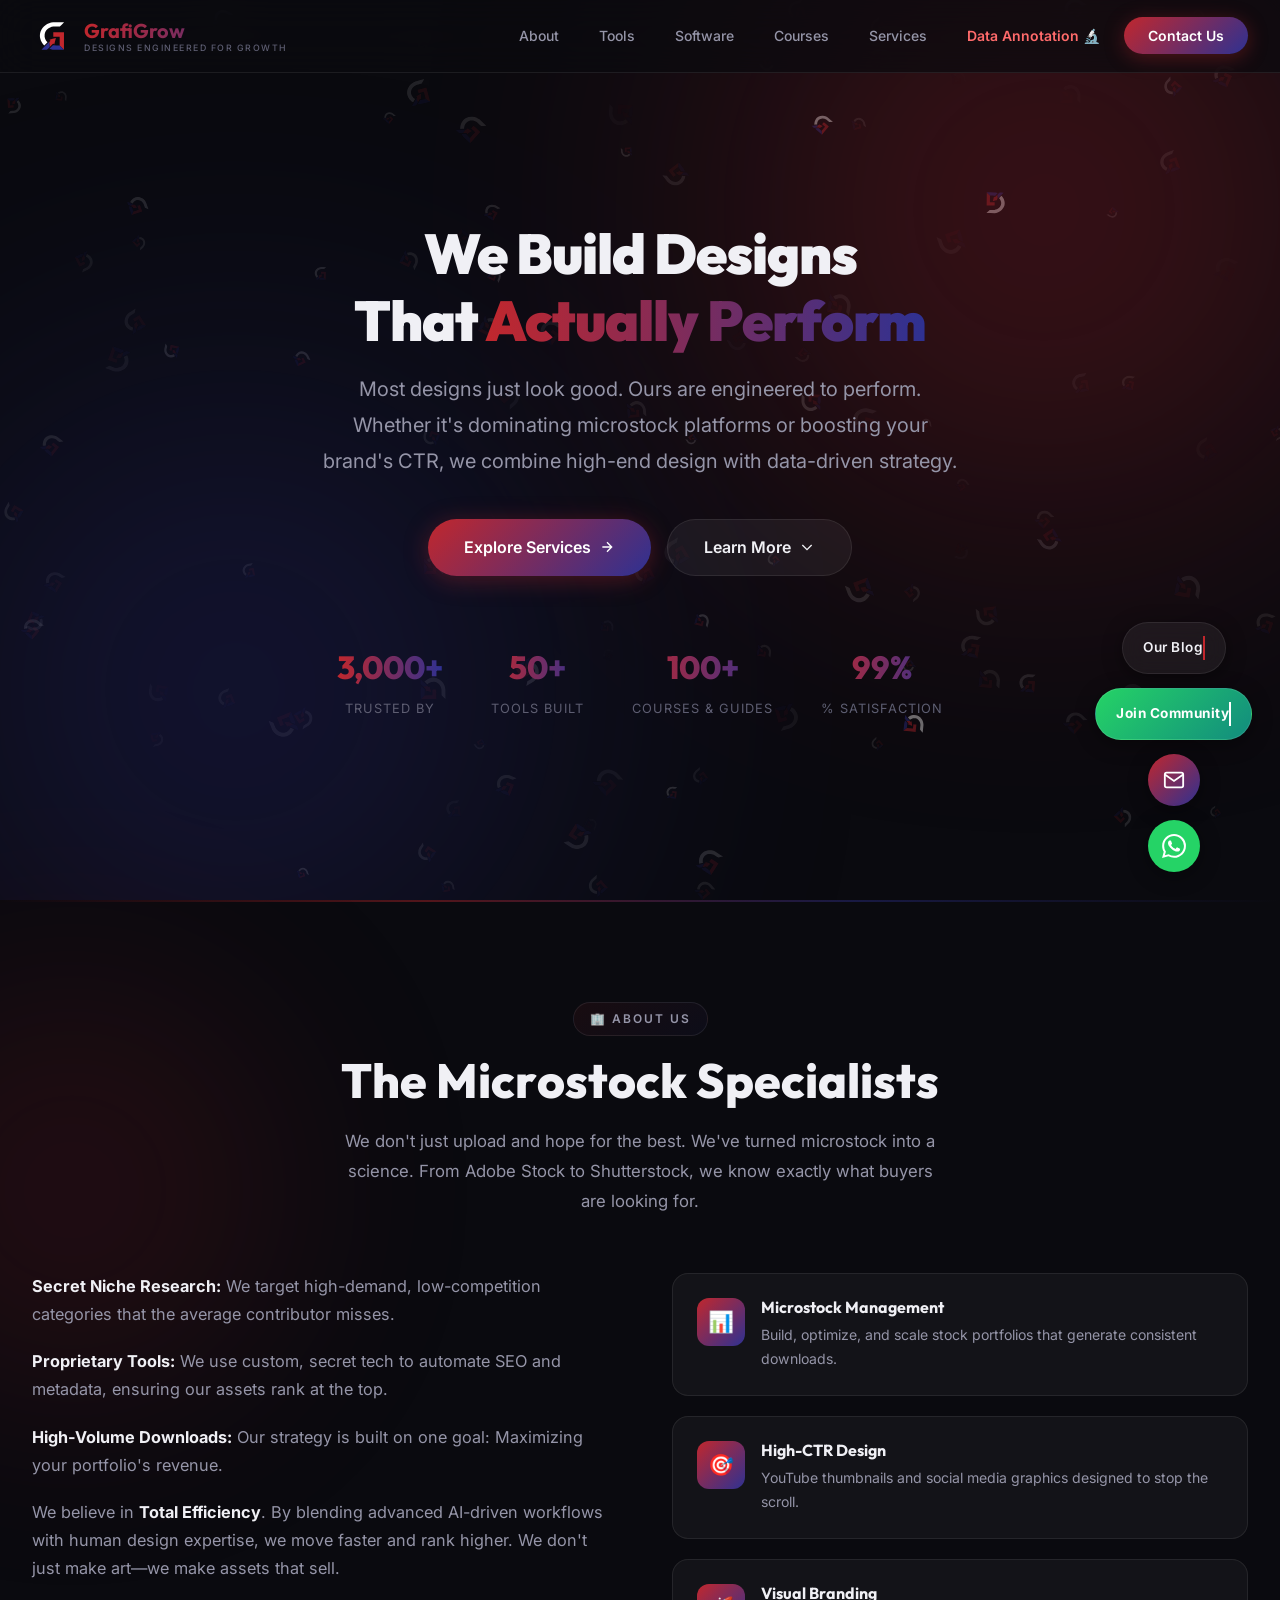
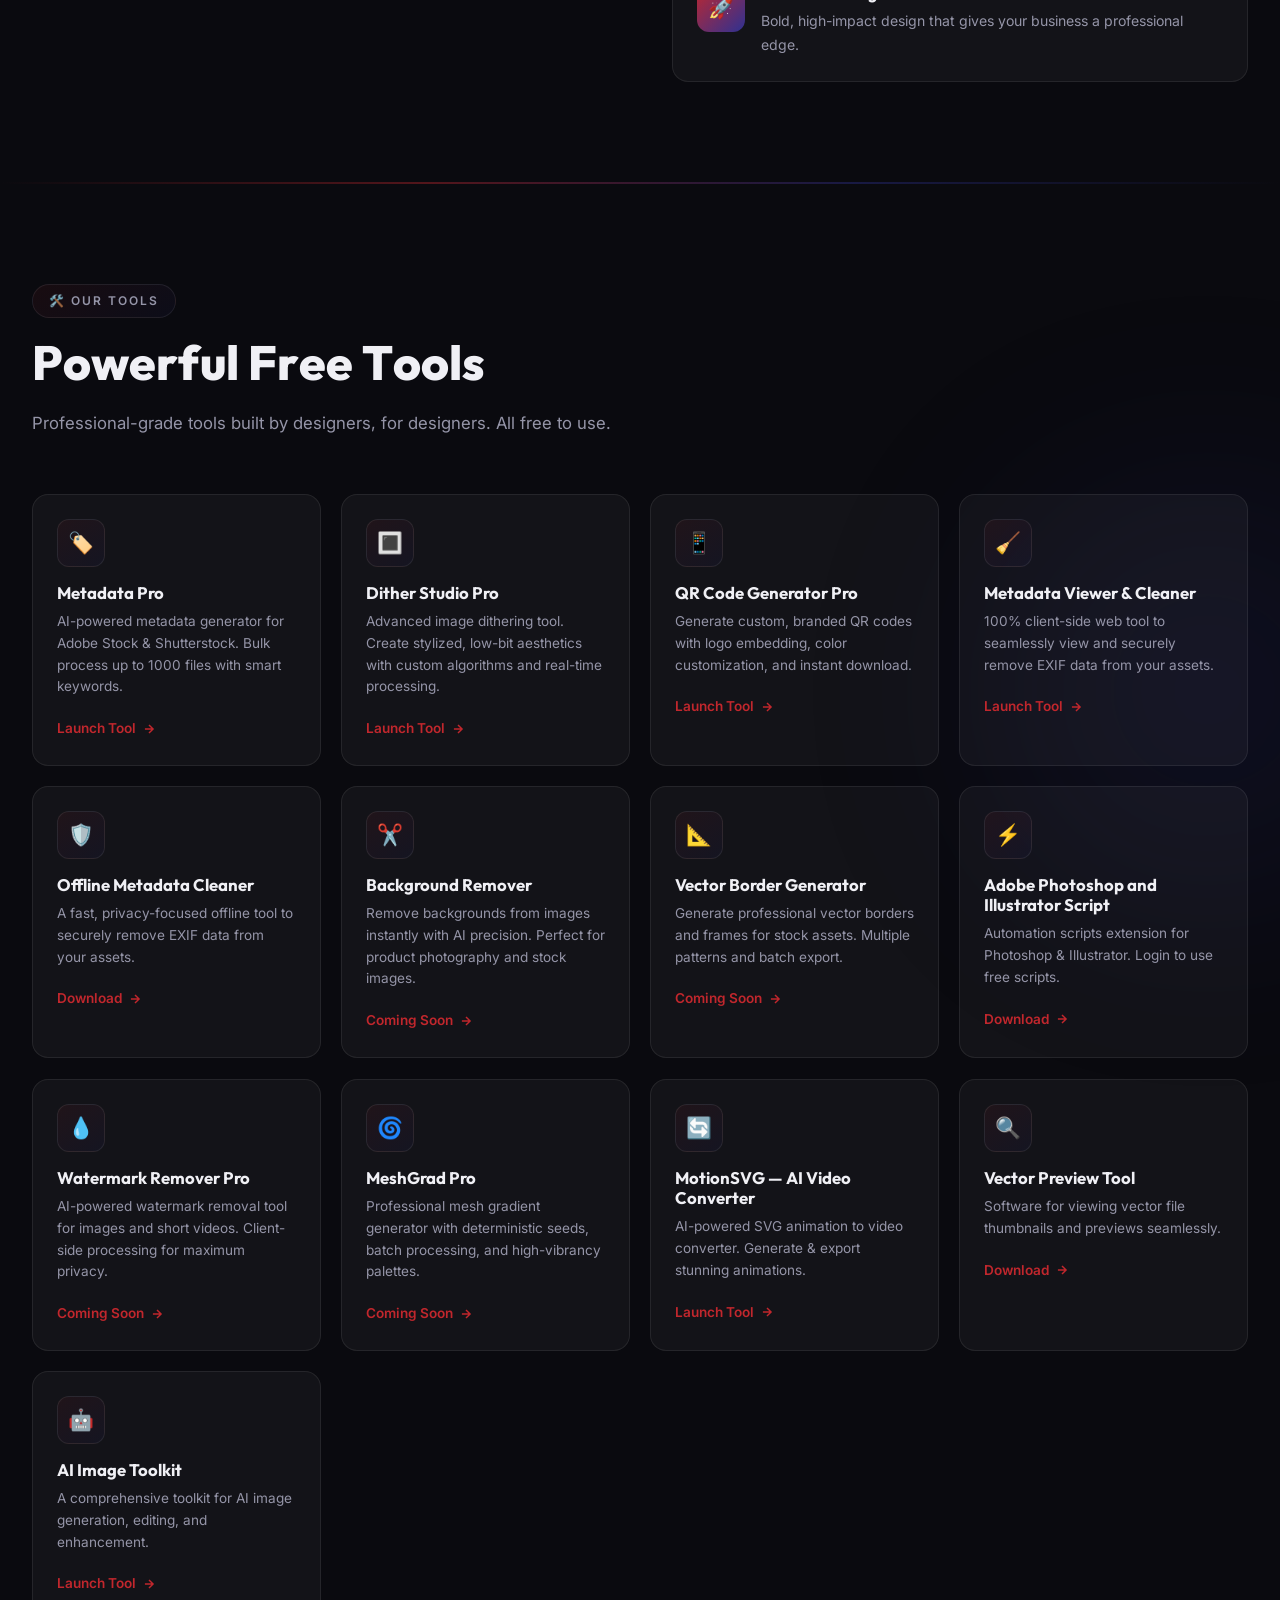
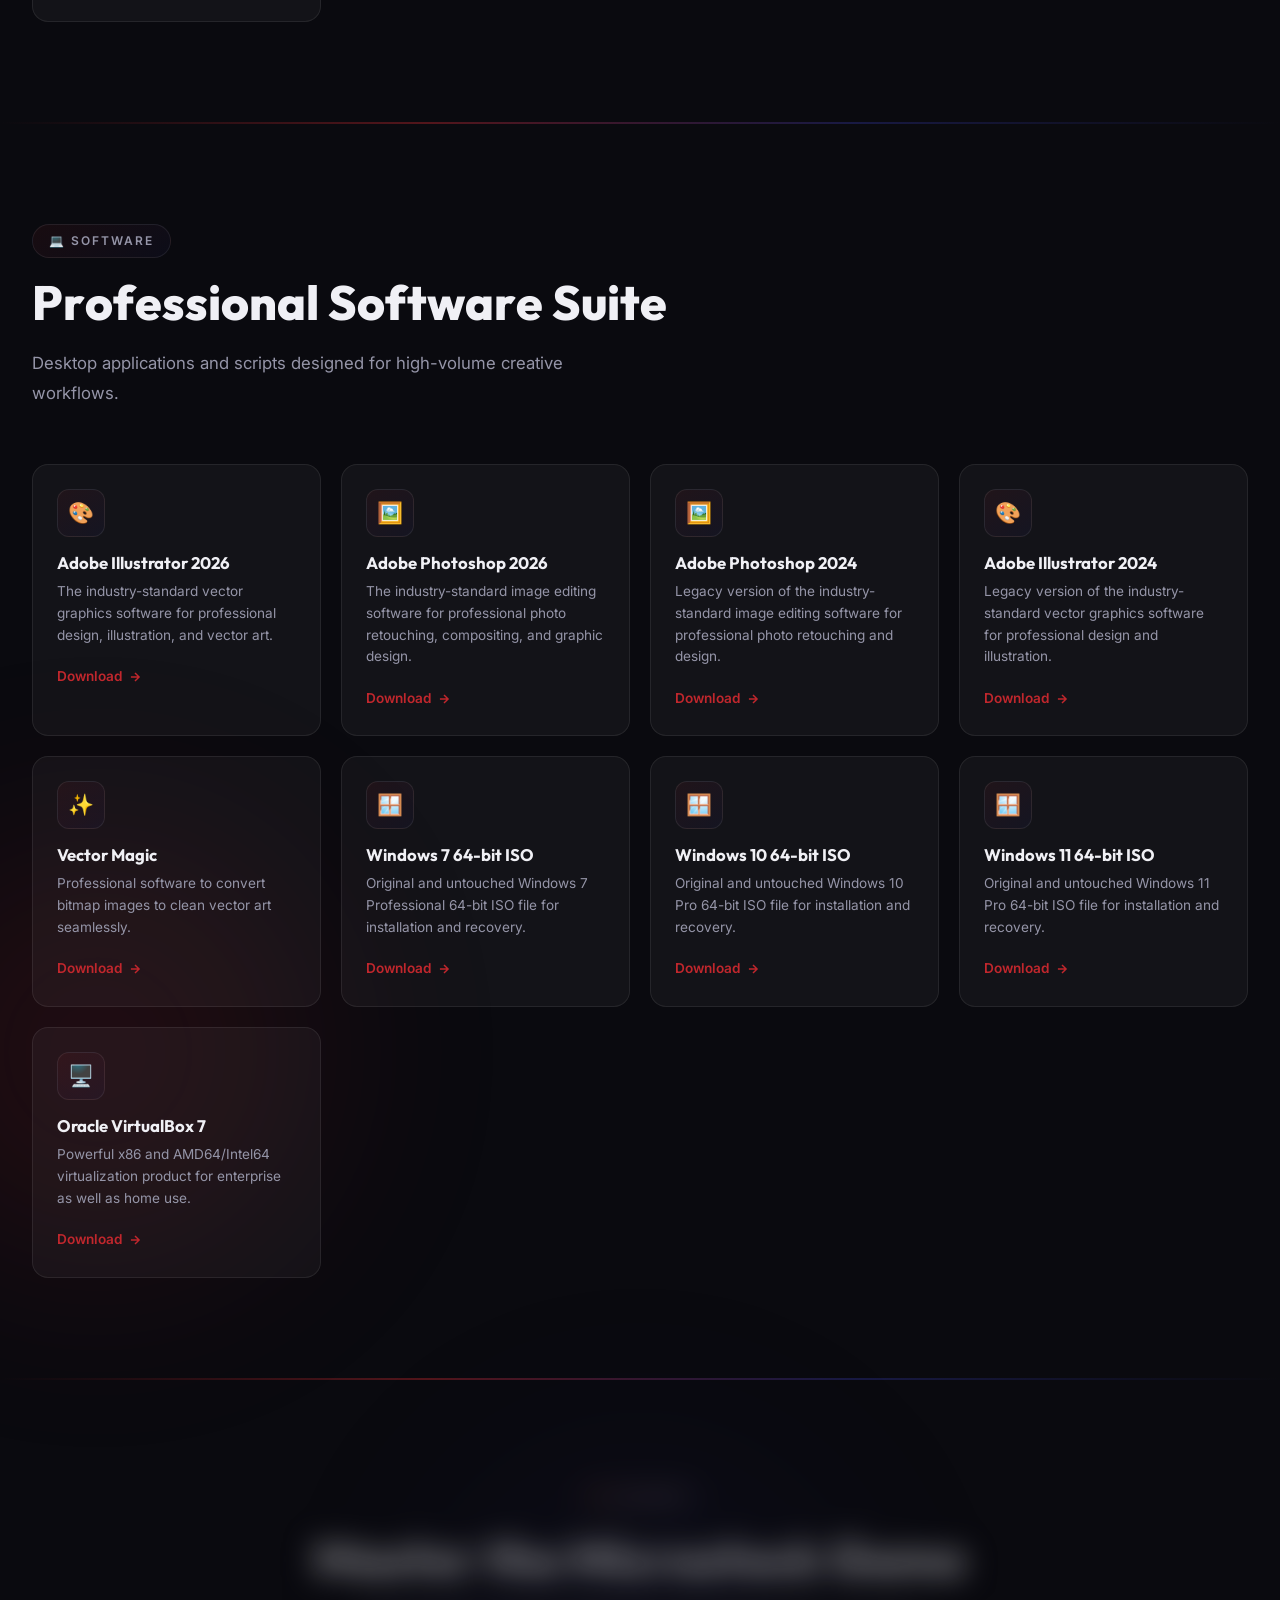
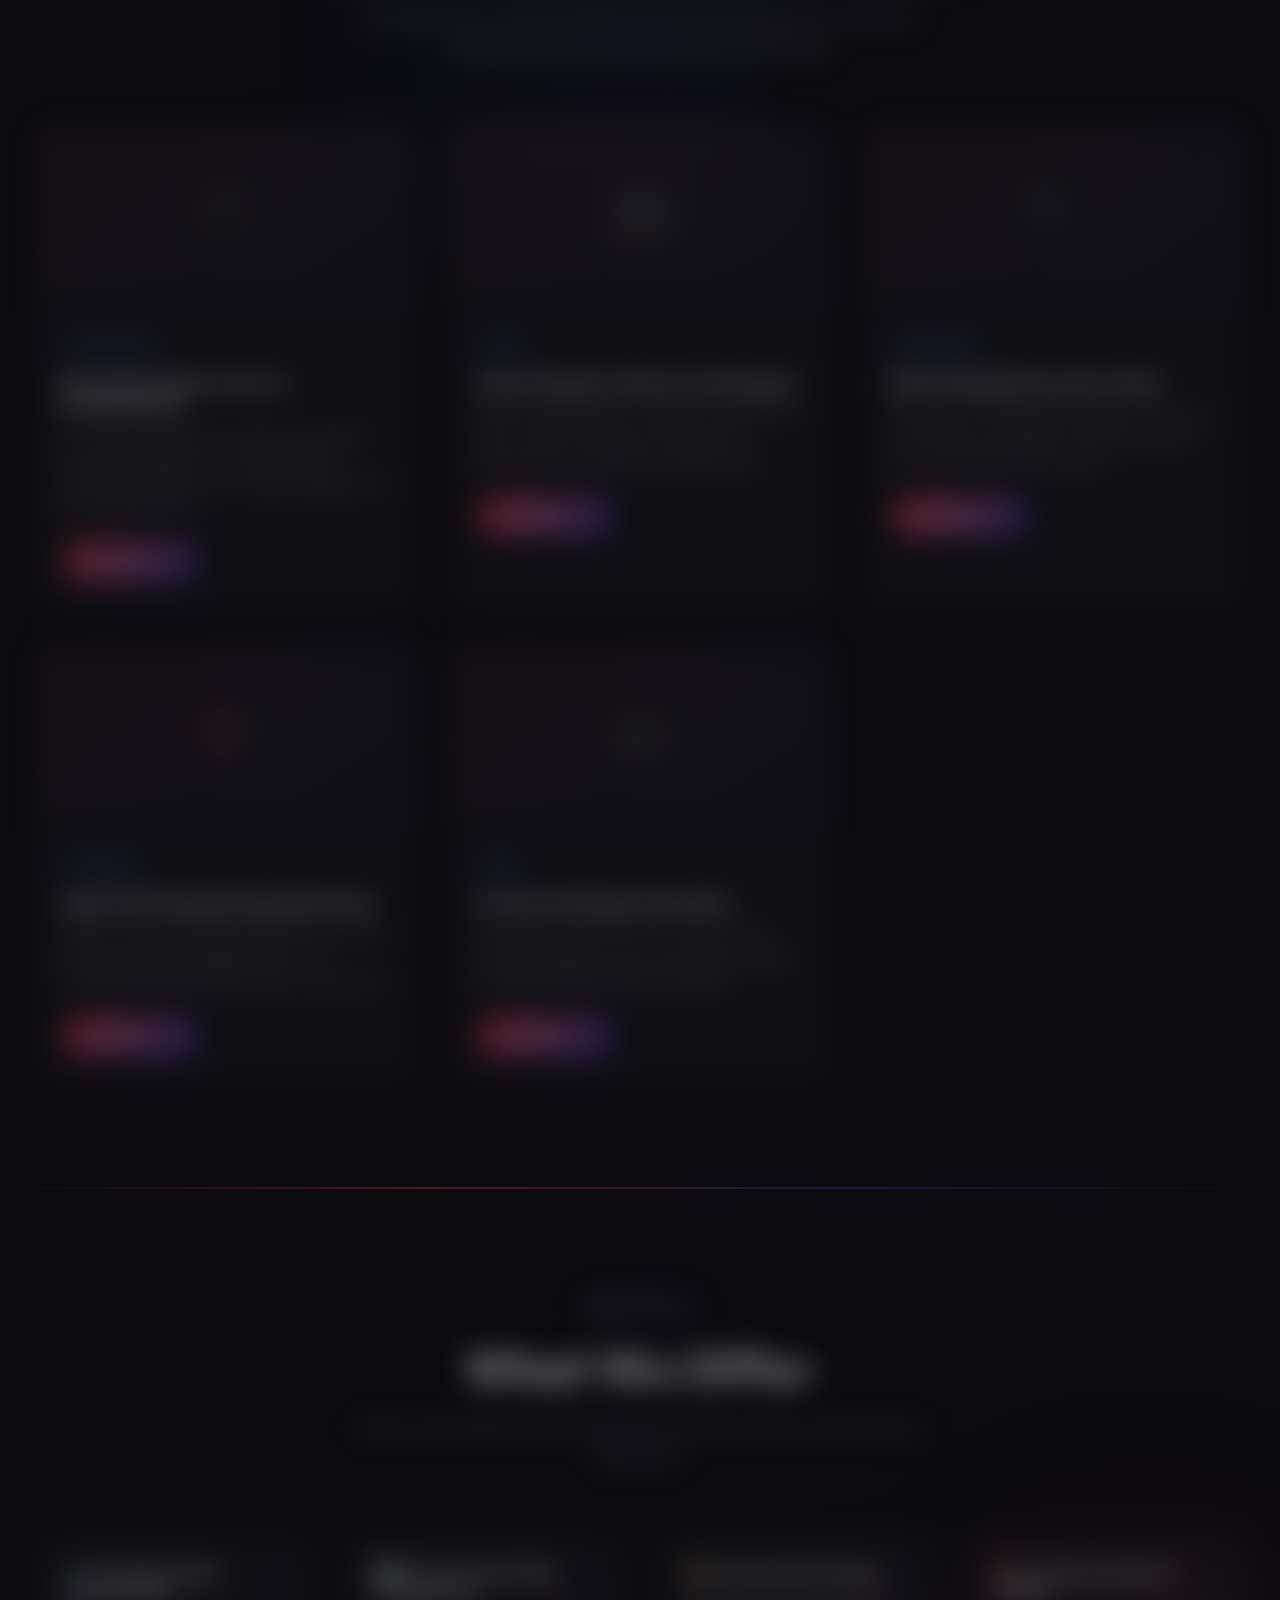
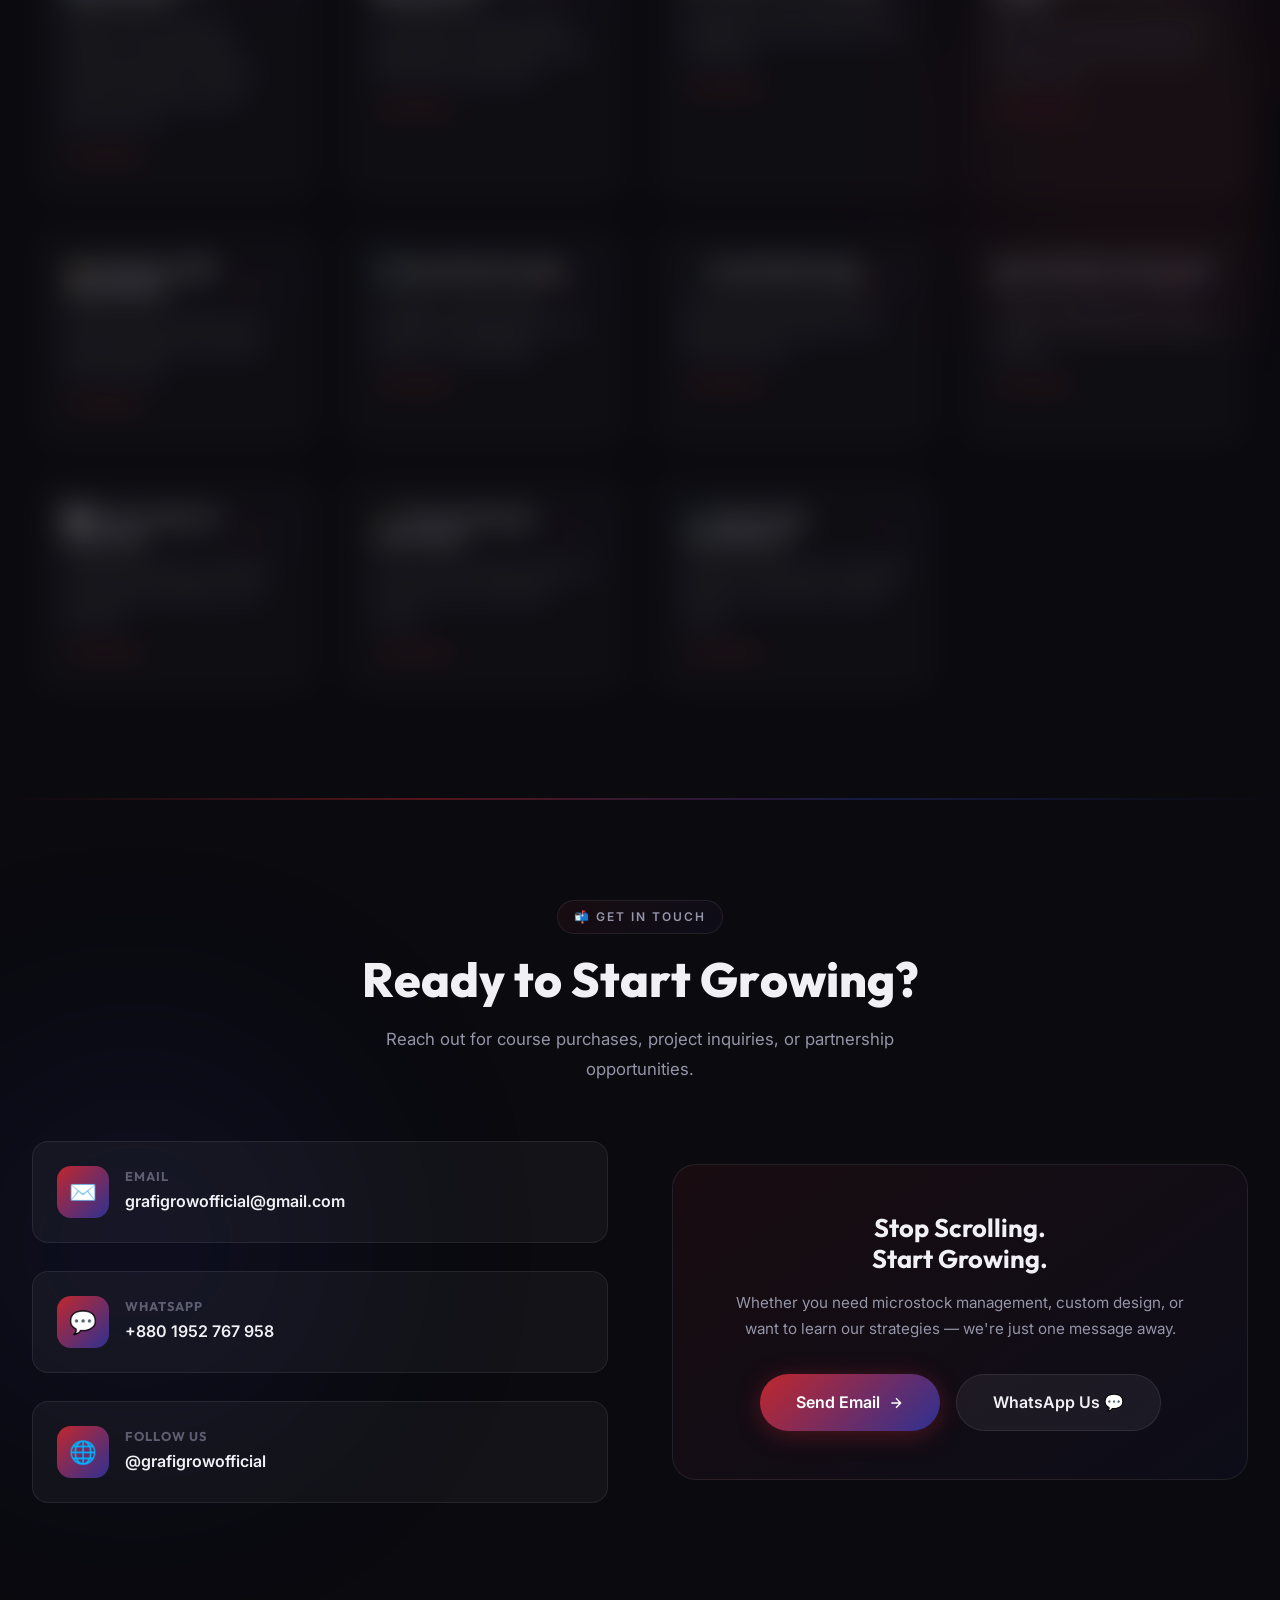
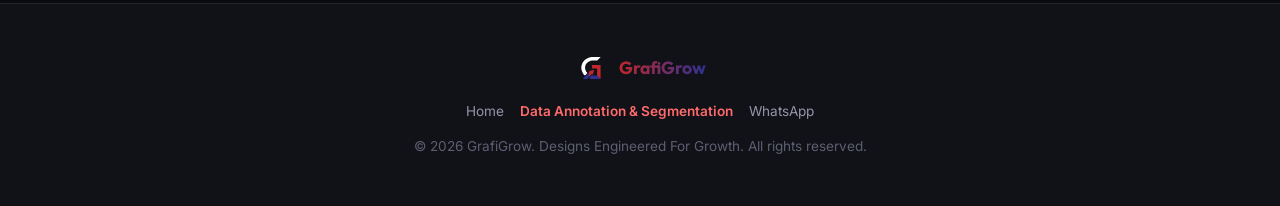
<file: index.html>
<!DOCTYPE html>
<html lang="en">

<head>
  <meta charset="UTF-8">
  <meta name="viewport" content="width=device-width, initial-scale=1.0">
  <title>GrafiGrow — Designs Engineered For Growth</title>
  <meta name="description"
    content="GrafiGrow combines high-end design with data-driven strategy. Microstock management, high-CTR design, visual branding, tools, courses & more.">
  <meta name="keywords" content="GrafiGrow, microstock, design, Adobe Stock, Shutterstock, branding, courses, tools">
  <link rel="canonical" href="https://grafigrow.vercel.app/" />
  
  <!-- Open Graph / Social Media Meta Tags -->
  <meta property="og:title" content="GrafiGrow — Designs Engineered For Growth">
  <meta property="og:description" content="GrafiGrow combines high-end design with data-driven strategy. Microstock management, high-CTR design, visual branding, tools, courses & more.">
  <meta property="og:url" content="https://grafigrow.vercel.app/">
  <meta property="og:type" content="website">
  
  <!-- Google Search Console Verification -->
  <meta name="google-site-verification" content="8XX_V6yCA-6KQUBsNFtNIlviJoP2q1E629nxLA9E5Pc" />
  
  <link rel="icon" type="image/svg+xml" href="logo.svg">
  <link rel="stylesheet" href="style.css">
</head>

<body>

  <!-- Scroll Progress Bar -->
  <div class="scroll-progress" id="scrollProgress"></div>

  <!-- Particle Background -->
  <canvas id="particles-canvas"></canvas>

  <!-- ===== NAVBAR ===== -->
  <nav class="navbar" id="navbar">
    <div class="nav-inner">
      <a href="#" class="nav-logo">
        <img src="logo.svg" alt="GrafiGrow Logo">
        <div class="nav-logo-text">
          <span>GrafiGrow</span>
          <small class="nav-slogan">Designs Engineered For Growth</small>
        </div>
      </a>
      <ul class="nav-links" id="navLinks">
        <li><a href="#about">About</a></li>
        <li><a href="#tools">Tools</a></li>
        <li><a href="#software">Software</a></li>
        <li><a href="#courses">Courses</a></li>
        <li><a href="#services">Services</a></li>
        <li><a href="/annotation" style="color:#ff6b6b; font-weight:600;">Data Annotation 🔬</a></li>
        <li><a href="#contact" class="nav-cta">Contact Us</a></li>
      </ul>
      <button class="hamburger" id="hamburger" aria-label="Toggle menu">
        <span></span><span></span><span></span>
      </button>
    </div>
  </nav>

  <main id="main-content">
  <!-- ===== HERO ===== -->
  <section class="hero" id="hero">
    <div class="hero-glow red"></div>
    <div class="hero-glow blue"></div>
    <div class="hero-content">
      <h1>We Build Designs<br>That <span class="gradient-text">Actually Perform</span></h1>
      <p class="subtitle">Most designs just look good. Ours are engineered to perform. Whether it's dominating
        microstock platforms or boosting your brand's CTR, we combine high-end design with data-driven strategy.</p>
      <div class="hero-btns">
        <a href="#services" class="btn-primary">Explore Services <svg width="16" height="16" fill="none"
            stroke="currentColor" stroke-width="2" viewBox="0 0 24 24">
            <path d="M5 12h14M12 5l7 7-7 7" />
          </svg></a>
        <a href="#about" class="btn-secondary">Learn More <svg width="16" height="16" fill="none" stroke="currentColor"
            stroke-width="2" viewBox="0 0 24 24">
            <path d="M19 9l-7 7-7-7" />
          </svg></a>
      </div>
      <div class="hero-stats">
        <div class="hero-stat">
          <div class="num" data-count="3000">0</div>
          <div class="label">Trusted by</div>
        </div>
        <div class="hero-stat">
          <div class="num" data-count="50">0</div>
          <div class="label">Tools Built</div>
        </div>
        <div class="hero-stat">
          <div class="num" data-count="100">0</div>
          <div class="label">Courses & Guides</div>
        </div>
        <div class="hero-stat">
          <div class="num" data-count="99">0</div>
          <div class="label">% Satisfaction</div>
        </div>
      </div>
    </div>
  </section>

  <div class="section-divider"></div>

  <!-- ===== ABOUT ===== -->
  <section class="section" id="about" style="position:relative">
    <div class="section-glow-orb" style="background:var(--accent-red);top:10%;left:-10%"></div>
    <div class="section-header-center">
      <div class="section-label reveal reveal-scale">🏢 About Us</div>
      <h2 class="section-title split-text reveal">The Microstock <span class="gradient-text">Specialists</span></h2>
      <p class="section-desc reveal">We don't just upload and hope for the best. We've turned microstock into a science.
        From Adobe Stock to Shutterstock, we know exactly what buyers are looking for.</p>
    </div>
    <div class="about-grid">
      <div class="about-text reveal reveal-left">
        <p><strong>Secret Niche Research:</strong> We target high-demand, low-competition categories that the average
          contributor misses.</p>
        <p><strong>Proprietary Tools:</strong> We use custom, secret tech to automate SEO and metadata, ensuring our
          assets rank at the top.</p>
        <p><strong>High-Volume Downloads:</strong> Our strategy is built on one goal: Maximizing your portfolio's
          revenue.</p>
        <p>We believe in <strong>Total Efficiency</strong>. By blending advanced AI-driven workflows with human design
          expertise, we move faster and rank higher. We don't just make art—we make assets that sell.</p>
      </div>
      <div class="about-features">
        <div class="about-feature reveal reveal-right reveal-delay-1">
          <div class="icon">📊</div>
          <div>
            <h4>Microstock Management</h4>
            <p>Build, optimize, and scale stock portfolios that generate consistent downloads.</p>
          </div>
        </div>
        <div class="about-feature reveal reveal-right reveal-delay-2">
          <div class="icon">🎯</div>
          <div>
            <h4>High-CTR Design</h4>
            <p>YouTube thumbnails and social media graphics designed to stop the scroll.</p>
          </div>
        </div>
        <div class="about-feature reveal reveal-right reveal-delay-3">
          <div class="icon">🚀</div>
          <div>
            <h4>Visual Branding</h4>
            <p>Bold, high-impact design that gives your business a professional edge.</p>
          </div>
        </div>
      </div>
    </div>
  </section>

  <div class="section-divider"></div>

  <!-- ===== TOOLS ===== -->
  <section class="section" id="tools" style="position:relative">
    <div class="section-glow-orb" style="background:var(--accent-blue);top:20%;right:-10%"></div>
    <div class="section-label reveal reveal-scale">🛠️ Our Tools</div>
    <h2 class="section-title split-text reveal">Powerful <span class="gradient-text">Free Tools</span></h2>
    <p class="section-desc reveal">Professional-grade tools built by designers, for designers. All free to use.</p>
    <div class="cards-grid">
      <!-- Tool 1: Metadata Pro -->
      <div class="card reveal reveal-flip reveal-delay-1">
        <div class="card-icon">🏷️</div>
        <h3>Metadata Pro</h3>
        <p>AI-powered metadata generator for Adobe Stock & Shutterstock. Bulk process up to 1000 files with smart keywords.</p>
        <a href="https://grafi-grow-metadata-pro.vercel.app/" target="_blank" rel="noopener noreferrer" class="card-link">Launch Tool <svg width="14" height="14" fill="none" stroke="currentColor" stroke-width="2.5" viewBox="0 0 24 24"><path d="M5 12h14M12 5l7 7-7 7" /></svg></a>
      </div>
      <!-- Tool 2: Dither Studio Pro -->
      <div class="card reveal reveal-flip reveal-delay-2">
        <div class="card-icon">🔳</div>
        <h3>Dither Studio Pro</h3>
        <p>Advanced image dithering tool. Create stylized, low-bit aesthetics with custom algorithms and real-time processing.</p>
        <a href="https://dither-studio-gg.vercel.app/" target="_blank" rel="noopener noreferrer" class="card-link">Launch Tool <svg width="14" height="14" fill="none" stroke="currentColor" stroke-width="2.5" viewBox="0 0 24 24"><path d="M5 12h14M12 5l7 7-7 7" /></svg></a>
      </div>
      <!-- Tool 3: QR Code -->
      <div class="card reveal reveal-flip reveal-delay-3">
        <div class="card-icon">📱</div>
        <h3>QR Code Generator Pro</h3>
        <p>Generate custom, branded QR codes with logo embedding, color customization, and instant download.</p>
        <a href="https://qr-code-gg.vercel.app/" target="_blank" rel="noopener noreferrer" class="card-link">Launch Tool <svg width="14" height="14" fill="none" stroke="currentColor" stroke-width="2.5" viewBox="0 0 24 24"><path d="M5 12h14M12 5l7 7-7 7" /></svg></a>
      </div>
      <!-- Tool 4 -->
      <div class="card reveal reveal-flip reveal-delay-4">
        <div class="card-icon">🧹</div>
        <h3>Metadata Viewer & Cleaner</h3>
        <p>100% client-side web tool to seamlessly view and securely remove EXIF data from your assets.</p>
        <a href="https://metadatacleaner-gg.vercel.app/" target="_blank" class="card-link">Launch Tool <svg width="14" height="14" fill="none" stroke="currentColor"
            stroke-width="2.5" viewBox="0 0 24 24">
            <path d="M5 12h14M12 5l7 7-7 7" />
          </svg></a>
      </div>
      <!-- Tool 4b: Offline Metadata Cleaner -->
      <div class="card reveal reveal-flip reveal-delay-5">
        <div class="card-icon">🛡️</div>
        <h3>Offline Metadata Cleaner</h3>
        <p>A fast, privacy-focused offline tool to securely remove EXIF data from your assets.</p>
        <a href="https://drive.google.com/file/d/1YVeC7OueVsX7772FxOIgMgnXeP3ONWV6/view?usp=sharing" target="_blank" class="card-link">Download <svg width="14" height="14" fill="none" stroke="currentColor"
            stroke-width="2.5" viewBox="0 0 24 24">
            <path d="M5 12h14M12 5l7 7-7 7" />
          </svg></a>
      </div>
      <!-- Tool 5 -->
      <div class="card reveal reveal-flip reveal-delay-5">
        <div class="card-icon">✂️</div>
        <h3>Background Remover</h3>
        <p>Remove backgrounds from images instantly with AI precision. Perfect for product photography and stock images.
        </p>
        <a href="javascript:void(0)" class="card-link">Coming Soon <svg width="14" height="14" fill="none" stroke="currentColor"
            stroke-width="2.5" viewBox="0 0 24 24">
            <path d="M5 12h14M12 5l7 7-7 7" />
          </svg></a>
      </div>
      <!-- Tool 6 -->
      <div class="card reveal reveal-flip reveal-delay-6">
        <div class="card-icon">📐</div>
        <h3>Vector Border Generator</h3>
        <p>Generate professional vector borders and frames for stock assets. Multiple patterns and batch export.</p>
        <a href="javascript:void(0)" class="card-link">Coming Soon <svg width="14" height="14" fill="none" stroke="currentColor"
            stroke-width="2.5" viewBox="0 0 24 24">
            <path d="M5 12h14M12 5l7 7-7 7" />
          </svg></a>
      </div>
      <!-- Tool 7 -->
      <div class="card reveal reveal-flip reveal-delay-7">
        <div class="card-icon">⚡</div>
        <h3>Adobe Photoshop and Illustrator Script</h3>
        <p>Automation scripts extension for Photoshop & Illustrator. Login to use free scripts.</p>
        <a href="https://drive.google.com/file/d/1zth5m3fTqhU1uTK2I9vFY4OSSRE0gwT8/view?usp=sharing" target="_blank" class="card-link">Download <svg width="14" height="14" fill="none" stroke="currentColor"
            stroke-width="2.5" viewBox="0 0 24 24">
            <path d="M5 12h14M12 5l7 7-7 7" />
          </svg></a>
      </div>
      <!-- Tool 8 -->
      <div class="card reveal reveal-flip reveal-delay-8">
        <div class="card-icon">💧</div>
        <h3>Watermark Remover Pro</h3>
        <p>AI-powered watermark removal tool for images and short videos. Client-side processing for maximum privacy.</p>
        <a href="javascript:void(0)" class="card-link">Coming Soon <svg width="14" height="14" fill="none" stroke="currentColor"
            stroke-width="2.5" viewBox="0 0 24 24">
            <path d="M5 12h14M12 5l7 7-7 7" />
          </svg></a>
      </div>
      <!-- Tool 9 -->
      <div class="card reveal reveal-flip reveal-delay-9">
        <div class="card-icon">🌀</div>
        <h3>MeshGrad Pro</h3>
        <p>Professional mesh gradient generator with deterministic seeds, batch processing, and high-vibrancy palettes.</p>
        <a href="javascript:void(0)" class="card-link">Coming Soon <svg width="14" height="14" fill="none" stroke="currentColor"
            stroke-width="2.5" viewBox="0 0 24 24">
            <path d="M5 12h14M12 5l7 7-7 7" />
          </svg></a>
      </div>
      <!-- Tool 10 -->
      <div class="card reveal reveal-flip reveal-delay-10">
        <div class="card-icon">🔄</div>
        <h3>MotionSVG — AI Video Converter</h3>
        <p>AI-powered SVG animation to video converter. Generate & export stunning animations.</p>
        <a href="https://motionsvg.vercel.app/" target="_blank" class="card-link">Launch Tool <svg width="14" height="14" fill="none" stroke="currentColor"
            stroke-width="2.5" viewBox="0 0 24 24">
            <path d="M5 12h14M12 5l7 7-7 7" />
          </svg></a>
      </div>
      <!-- Tool 11 -->
      <div class="card reveal reveal-flip reveal-delay-11">
        <div class="card-icon">🔍</div>
        <h3>Vector Preview Tool</h3>
        <p>Software for viewing vector file thumbnails and previews seamlessly.</p>
        <a href="https://drive.google.com/file/d/1I3vHSewYBM-d8MoWlo6fTLnUnGR1LRd9/view?usp=sharing" target="_blank" class="card-link">Download <svg width="14" height="14" fill="none" stroke="currentColor"
            stroke-width="2.5" viewBox="0 0 24 24">
            <path d="M5 12h14M12 5l7 7-7 7" />
          </svg></a>
      </div>
      <!-- Tool 12 -->
      <div class="card reveal reveal-flip reveal-delay-12">
        <div class="card-icon">🤖</div>
        <h3>AI Image Toolkit</h3>
        <p>A comprehensive toolkit for AI image generation, editing, and enhancement.</p>
        <a href="https://ai-image-toolkit-gg.vercel.app/" target="_blank" class="card-link">Launch Tool <svg width="14" height="14" fill="none" stroke="currentColor"
            stroke-width="2.5" viewBox="0 0 24 24">
            <path d="M5 12h14M12 5l7 7-7 7" />
          </svg></a>
      </div>
    </div>
  </section>

  <div class="section-divider"></div>

  <!-- ===== SOFTWARE ===== -->
  <section class="section" id="software" style="position:relative">
    <div class="section-glow-orb" style="background:var(--accent-red);bottom:10%;left:-8%"></div>
    <div class="section-label reveal reveal-scale">💻 Software</div>
    <h2 class="section-title split-text reveal">Professional <span class="gradient-text">Software Suite</span></h2>
    <p class="section-desc reveal">Desktop applications and scripts designed for high-volume creative workflows.</p>
    <div class="cards-grid">
      <div class="card reveal reveal-rotate reveal-delay-1">
        <div class="card-icon">🎨</div>
        <h3>Adobe Illustrator 2026</h3>
        <p>The industry-standard vector graphics software for professional design, illustration, and vector art.</p>
        <a href="https://drive.google.com/file/d/11aGKON3D6yChLaUBcT75uAF253EkhuYn/view?usp=sharing" target="_blank" class="card-link">Download <svg width="14" height="14" fill="none" stroke="currentColor"
            stroke-width="2.5" viewBox="0 0 24 24">
            <path d="M5 12h14M12 5l7 7-7 7" />
          </svg></a>
      </div>
      <div class="card reveal reveal-rotate reveal-delay-2">
        <div class="card-icon">🖼️</div>
        <h3>Adobe Photoshop 2026</h3>
        <p>The industry-standard image editing software for professional photo retouching, compositing, and graphic design.</p>
        <a href="https://drive.google.com/file/d/1EIEpufGL-c7shbfnRPRznd_LNUCBwv4Z/view?usp=sharing" target="_blank" class="card-link">Download <svg width="14" height="14" fill="none" stroke="currentColor"
            stroke-width="2.5" viewBox="0 0 24 24">
            <path d="M5 12h14M12 5l7 7-7 7" />
          </svg></a>
      </div>
      <div class="card reveal reveal-rotate reveal-delay-3">
        <div class="card-icon">🖼️</div>
        <h3>Adobe Photoshop 2024</h3>
        <p>Legacy version of the industry-standard image editing software for professional photo retouching and design.</p>
        <a href="https://drive.google.com/file/d/1IE1yfdt31P_hrSaYlTrKHfwYJ2aquJy_/view?usp=sharing" target="_blank" class="card-link">Download <svg width="14" height="14" fill="none" stroke="currentColor"
            stroke-width="2.5" viewBox="0 0 24 24">
            <path d="M5 12h14M12 5l7 7-7 7" />
          </svg></a>
      </div>
      <div class="card reveal reveal-rotate reveal-delay-4">
        <div class="card-icon">🎨</div>
        <h3>Adobe Illustrator 2024</h3>
        <p>Legacy version of the industry-standard vector graphics software for professional design and illustration.</p>
        <a href="https://drive.google.com/file/d/1U1itBVcIRvdZyWsmbw1CCuW2x4NK5Aob/view?usp=sharing" target="_blank" class="card-link">Download <svg width="14" height="14" fill="none" stroke="currentColor"
            stroke-width="2.5" viewBox="0 0 24 24">
            <path d="M5 12h14M12 5l7 7-7 7" />
          </svg></a>
      </div>
      <div class="card reveal reveal-rotate reveal-delay-5">
        <div class="card-icon">✨</div>
        <h3>Vector Magic</h3>
        <p>Professional software to convert bitmap images to clean vector art seamlessly.</p>
        <a href="https://drive.google.com/file/d/1QzuJkzbXq7UXmGEeuuSQOxdIfpPc1Z8T/view?usp=drive_link" target="_blank" class="card-link">Download <svg width="14" height="14" fill="none" stroke="currentColor"
            stroke-width="2.5" viewBox="0 0 24 24">
            <path d="M5 12h14M12 5l7 7-7 7" />
          </svg></a>
      </div>
      <div class="card reveal reveal-rotate reveal-delay-6">
        <div class="card-icon">🪟</div>
        <h3>Windows 7 64-bit ISO</h3>
        <p>Original and untouched Windows 7 Professional 64-bit ISO file for installation and recovery.</p>
        <a href="https://drive.google.com/file/d/1nKr4cXmWgggMBOaf5-6Fwa0mwmjwfPNH/view?usp=drive_link" target="_blank" class="card-link">Download <svg width="14" height="14" fill="none" stroke="currentColor"
            stroke-width="2.5" viewBox="0 0 24 24">
            <path d="M5 12h14M12 5l7 7-7 7" />
          </svg></a>
      </div>
      <div class="card reveal reveal-rotate reveal-delay-7">
        <div class="card-icon">🪟</div>
        <h3>Windows 10 64-bit ISO</h3>
        <p>Original and untouched Windows 10 Pro 64-bit ISO file for installation and recovery.</p>
        <a href="https://drive.google.com/file/d/1ZUpd6pDt5OoUt7iKZCk0vPGkzNfefrgR/view?usp=drive_link" target="_blank" class="card-link">Download <svg width="14" height="14" fill="none" stroke="currentColor"
            stroke-width="2.5" viewBox="0 0 24 24">
            <path d="M5 12h14M12 5l7 7-7 7" />
          </svg></a>
      </div>
      <div class="card reveal reveal-rotate reveal-delay-8">
        <div class="card-icon">🪟</div>
        <h3>Windows 11 64-bit ISO</h3>
        <p>Original and untouched Windows 11 Pro 64-bit ISO file for installation and recovery.</p>
        <a href="https://drive.google.com/file/d/1ETftTh-aFuNZHhIcsO5E6B_wgZAASXon/view?usp=drive_link" target="_blank" class="card-link">Download <svg width="14" height="14" fill="none" stroke="currentColor"
            stroke-width="2.5" viewBox="0 0 24 24">
            <path d="M5 12h14M12 5l7 7-7 7" />
          </svg></a>
      </div>
      <div class="card reveal reveal-rotate reveal-delay-9">
        <div class="card-icon">🖥️</div>
        <h3>Oracle VirtualBox 7</h3>
        <p>Powerful x86 and AMD64/Intel64 virtualization product for enterprise as well as home use.</p>
        <a href="https://download.virtualbox.org/virtualbox/7.2.12/VirtualBox-7.2.12-174389-Win.exe" target="_blank" class="card-link">Download <svg width="14" height="14" fill="none" stroke="currentColor"
            stroke-width="2.5" viewBox="0 0 24 24">
            <path d="M5 12h14M12 5l7 7-7 7" />
          </svg></a>
      </div>
    </div>
  </section>

  <div class="section-divider"></div>

  <!-- ===== COURSES ===== -->
  <section class="section" id="courses" style="position:relative">
    <div class="section-glow-orb" style="background:var(--accent-blue);top:5%;left:50%;transform:translateX(-50%)">
    </div>
    <div class="section-header-center">
      <div class="section-label reveal reveal-scale">🎓 Courses</div>
      <h2 class="section-title split-text reveal">Master the <span class="gradient-text">Microstock Game</span></h2>
      <p class="section-desc reveal">Comprehensive courses crafted from real-world experience. Learn the strategies that
        generate thousands of downloads.</p>
    </div>
    <div class="courses-grid">
      <!-- Course 1 -->
      <div class="course-card reveal reveal-scale reveal-delay-1">
        <div class="course-thumb">🎬</div>
        <div class="course-body">
          <span class="course-tag">Bestseller</span>
          <h3>Microstock Mastery: Zero to $5,000/Month</h3>
          <p>The complete blueprint to building a profitable microstock portfolio. Learn niche research, keyword
            optimization, and scaling strategies that top contributors use.</p>
          <a href="#" class="course-link">Enroll Now <svg width="14" height="14" fill="none" stroke="currentColor"
              stroke-width="2.5" viewBox="0 0 24 24">
              <path d="M5 12h14M12 5l7 7-7 7" />
            </svg></a>
        </div>
      </div>
      <!-- Course 2 -->
      <div class="course-card reveal reveal-scale reveal-delay-2">
        <div class="course-thumb">🖼️</div>
        <div class="course-body">
          <span class="course-tag">New</span>
          <h3>Vector Design for Stock: Pro Techniques</h3>
          <p>Master Adobe Illustrator workflows optimized for stock. Create vectors that rank high, look professional,
            and generate consistent sales.</p>
          <a href="#" class="course-link">Enroll Now <svg width="14" height="14" fill="none" stroke="currentColor"
              stroke-width="2.5" viewBox="0 0 24 24">
              <path d="M5 12h14M12 5l7 7-7 7" />
            </svg></a>
        </div>
      </div>
      <!-- Course 3 -->
      <div class="course-card reveal reveal-scale reveal-delay-3">
        <div class="course-thumb">🔍</div>
        <div class="course-body">
          <span class="course-tag">Advanced</span>
          <h3>SEO & Metadata Secrets for Stock</h3>
          <p>Deep dive into metadata optimization. Learn how to write titles, descriptions, and keywords that put your
            assets in front of buyers.</p>
          <a href="#" class="course-link">Enroll Now <svg width="14" height="14" fill="none" stroke="currentColor"
              stroke-width="2.5" viewBox="0 0 24 24">
              <path d="M5 12h14M12 5l7 7-7 7" />
            </svg></a>
        </div>
      </div>
      <!-- Course 4 -->
      <div class="course-card reveal reveal-scale reveal-delay-4">
        <div class="course-thumb">🎯</div>
        <div class="course-body">
          <span class="course-tag">Popular</span>
          <h3>High-CTR Thumbnail Design Bootcamp</h3>
          <p>Design YouTube thumbnails that get clicks. Learn color psychology, typography tricks, and composition
            techniques that boost CTR by 300%.</p>
          <a href="#" class="course-link">Enroll Now <svg width="14" height="14" fill="none" stroke="currentColor"
              stroke-width="2.5" viewBox="0 0 24 24">
              <path d="M5 12h14M12 5l7 7-7 7" />
            </svg></a>
        </div>
      </div>
      <!-- Course 5 -->
      <div class="course-card reveal reveal-scale reveal-delay-5">
        <div class="course-thumb">🤖</div>
        <div class="course-body">
          <span class="course-tag">Pro</span>
          <h3>AI-Powered Design Automation</h3>
          <p>Leverage AI tools to 10x your creative output. Automate repetitive tasks, batch process assets, and build
            efficient production pipelines.</p>
          <a href="#" class="course-link">Enroll Now <svg width="14" height="14" fill="none" stroke="currentColor"
              stroke-width="2.5" viewBox="0 0 24 24">
              <path d="M5 12h14M12 5l7 7-7 7" />
            </svg></a>
        </div>
      </div>
    </div>
  </section>

  <div class="section-divider"></div>

  <!-- ===== SERVICES ===== -->
  <section class="section" id="services" style="position:relative">
    <div class="section-glow-orb" style="background:var(--accent-red);top:30%;right:-5%"></div>
    <div class="section-header-center">
      <div class="section-label reveal reveal-scale">⚙️ Services</div>
      <h2 class="section-title split-text reveal">What We <span class="gradient-text">Offer</span></h2>
      <p class="section-desc reveal">End-to-end creative services tailored for growth. Click on any service to learn
        more.</p>
    </div>
    <div class="services-grid" id="servicesGrid">
      <!-- Services injected by JS -->
    </div>
  </section>

  <div class="section-divider"></div>

  <!-- ===== CONTACT ===== -->
  <section class="section" id="contact" style="position:relative">
    <div class="section-glow-orb" style="background:var(--accent-blue);bottom:20%;left:-5%"></div>
    <div class="section-header-center">
      <div class="section-label reveal reveal-scale">📬 Get In Touch</div>
      <h2 class="section-title split-text reveal">Ready to <span class="gradient-text">Start Growing?</span></h2>
      <p class="section-desc reveal">Reach out for course purchases, project inquiries, or partnership opportunities.
      </p>
    </div>
    <div class="contact-wrapper">
      <div class="contact-info">
        <div class="contact-item reveal reveal-left reveal-delay-1">
          <div class="c-icon">✉️</div>
          <div>
            <h4>Email</h4>
            <p><a href="mailto:grafigrowofficial@gmail.com">grafigrowofficial@gmail.com</a></p>
          </div>
        </div>
        <div class="contact-item reveal reveal-left reveal-delay-2">
          <div class="c-icon">💬</div>
          <div>
            <h4>WhatsApp</h4>
            <p><a href="https://wa.me/8801952767958" target="_blank" rel="noopener noreferrer">+880 1952 767 958</a></p>
          </div>
        </div>
        <div class="contact-item reveal reveal-left reveal-delay-3">
          <div class="c-icon">🌐</div>
          <div>
            <h4>Follow Us</h4>
            <p>@grafigrowofficial</p>
          </div>
        </div>
      </div>
      <div class="contact-cta-box reveal reveal-right">
        <h3>Stop Scrolling.<br><span class="gradient-text">Start Growing.</span></h3>
        <p>Whether you need microstock management, custom design, or want to learn our strategies — we're just one
          message away.</p>
        <div class="contact-btns">
          <a href="mailto:grafigrowofficial@gmail.com" class="btn-primary">Send Email <svg width="16" height="16"
              fill="none" stroke="currentColor" stroke-width="2" viewBox="0 0 24 24">
              <path d="M5 12h14M12 5l7 7-7 7" />
            </svg></a>
          <a href="https://wa.me/8801952767958" target="_blank" rel="noopener noreferrer" class="btn-secondary">WhatsApp Us 💬</a>
        </div>
      </div>
    </div>
  </section>

  </main>

  <!-- ===== FOOTER ===== -->
  <footer class="footer">
    <div class="footer-inner">
      <div class="footer-brand">
        <img src="logo.svg" alt="GrafiGrow">
        <span>GrafiGrow</span>
      </div>
      <div style="display:flex; gap:16px; justify-content:center; margin-bottom:12px; font-size:0.85rem;">
        <a href="/" style="color:var(--text-secondary);">Home</a>
        <a href="/annotation" style="color:#ff6b6b; font-weight:600;">Data Annotation &amp; Segmentation</a>
        <a href="https://wa.me/8801952767958" target="_blank" style="color:var(--text-secondary);">WhatsApp</a>
      </div>
      <p>© 2026 GrafiGrow. Designs Engineered For Growth. All rights reserved.</p>
    </div>
  </footer>

  <!-- Service Detail Modal -->
  <div class="modal-overlay" id="serviceModal" role="dialog" aria-modal="true" aria-labelledby="modalTitle">
    <div class="modal-box">
      <button class="modal-close" id="modalClose">✕</button>
      <h3 id="modalTitle"></h3>
      <p id="modalBody"></p>
    </div>
  </div>

  <!-- Floating Action Buttons -->
  <div class="fab-stack" id="fabStack">
    <a href="https://grafigrow.blogspot.com/" target="_blank" rel="noopener noreferrer" class="fab-item fab-blog" title="Our Blog">
      <span class="fab-blog-text">Our Blog</span>
    </a>
    <a href="https://chat.whatsapp.com/H8SB3QdQqPB7BM6iyYJkNE" target="_blank" rel="noopener noreferrer" class="fab-item fab-community" title="Join Community">
      <span class="fab-community-text">Join Community</span>
    </a>
    <a href="mailto:grafigrowofficial@gmail.com" class="fab-item fab-email" title="Email Us">
      <svg width="22" height="22" fill="none" stroke="currentColor" stroke-width="2" viewBox="0 0 24 24"><path d="M4 4h16c1.1 0 2 .9 2 2v12c0 1.1-.9 2-2 2H4c-1.1 0-2-.9-2-2V6c0-1.1.9-2 2-2z"/><polyline points="22,6 12,13 2,6"/></svg>
    </a>
    <a href="https://wa.me/8801952767958" target="_blank" rel="noopener noreferrer" class="fab-item fab-whatsapp" title="WhatsApp">
      <svg width="24" height="24" viewBox="0 0 24 24" fill="currentColor"><path d="M17.472 14.382c-.297-.149-1.758-.867-2.03-.967-.273-.099-.471-.148-.67.15-.197.297-.767.966-.94 1.164-.173.199-.347.223-.644.075-.297-.15-1.255-.463-2.39-1.475-.883-.788-1.48-1.761-1.653-2.059-.173-.297-.018-.458.13-.606.134-.133.298-.347.446-.52.149-.174.198-.298.298-.497.099-.198.05-.371-.025-.52-.075-.149-.669-1.612-.916-2.207-.242-.579-.487-.5-.669-.51-.173-.008-.371-.01-.57-.01-.198 0-.52.074-.792.372-.272.297-1.04 1.016-1.04 2.479 0 1.462 1.065 2.875 1.213 3.074.149.198 2.096 3.2 5.077 4.487.709.306 1.262.489 1.694.625.712.227 1.36.195 1.871.118.571-.085 1.758-.719 2.006-1.413.248-.694.248-1.289.173-1.413-.074-.124-.272-.198-.57-.347m-5.421 7.403h-.004a9.87 9.87 0 01-5.031-1.378l-.361-.214-3.741.982.998-3.648-.235-.374a9.86 9.86 0 01-1.51-5.26c.001-5.45 4.436-9.884 9.888-9.884 2.64 0 5.122 1.03 6.988 2.898a9.825 9.825 0 012.893 6.994c-.003 5.45-4.437 9.884-9.885 9.884m8.413-18.297A11.815 11.815 0 0012.05 0C5.495 0 .16 5.335.157 11.892c0 2.096.547 4.142 1.588 5.945L.057 24l6.305-1.654a11.882 11.882 0 005.683 1.448h.005c6.554 0 11.89-5.335 11.893-11.893a11.821 11.821 0 00-3.48-8.413z"/></svg>
    </a>
  </div>

  <script src="script.js"></script>
</body>

</html>
</file>
<file: style.css>
@import url('https://fonts.googleapis.com/css2?family=Inter:wght@300;400;500;600;700;800;900&family=Outfit:wght@300;400;500;600;700;800;900&display=swap');

:root {
  --bg-primary: #0a0a0f;
  --bg-secondary: #111118;
  --bg-card: rgba(255,255,255,0.04);
  --bg-glass: rgba(255,255,255,0.06);
  --border-glass: rgba(255,255,255,0.08);
  --text-primary: #f0f0f5;
  --text-secondary: #9595a8;
  --text-muted: #5e5e72;
  --accent-red: #c1272d;
  --accent-blue: #2e3192;
  --accent-red-glow: rgba(193,39,45,0.35);
  --accent-blue-glow: rgba(46,49,146,0.35);
  --gradient-brand: linear-gradient(135deg, #c1272d, #2e3192);
  --gradient-brand-h: linear-gradient(90deg, #c1272d, #2e3192);
  --gradient-card: linear-gradient(145deg, rgba(193,39,45,0.08), rgba(46,49,146,0.08));
  --radius: 16px;
  --radius-sm: 10px;
  --radius-lg: 24px;
  --shadow-glow: 0 0 60px rgba(193,39,45,0.1), 0 0 120px rgba(46,49,146,0.08);
  --transition: 0.35s cubic-bezier(0.25, 0.46, 0.45, 0.94);
}

*, *::before, *::after { margin:0; padding:0; box-sizing:border-box; }

html { scroll-behavior: smooth; scroll-padding-top: 80px; }

body {
  font-family: 'Inter', sans-serif;
  background: var(--bg-primary);
  color: var(--text-primary);
  overflow-x: hidden;
  line-height: 1.7;
}

h1,h2,h3,h4,h5,h6 { font-family: 'Outfit', sans-serif; line-height: 1.2; }

a { text-decoration: none; color: inherit; }

/* ===== ACCESSIBILITY ===== */
:focus-visible {
  outline: 2px solid var(--accent-red);
  outline-offset: 4px;
  border-radius: 4px;
}

/* ===== CUSTOM SCROLLBAR ===== */
::-webkit-scrollbar { width: 6px; }
::-webkit-scrollbar-track { background: var(--bg-primary); }
::-webkit-scrollbar-thumb { background: var(--gradient-brand); border-radius: 3px; }

/* ===== ANIMATED BG PARTICLES ===== */
#particles-canvas {
  position: fixed; top:0; left:0; width:100%; height:100%;
  z-index: 0; pointer-events: none; opacity: 0.4;
}

/* ===== NAVBAR ===== */
.navbar {
  position: fixed; top:0; left:0; width:100%; z-index: 1000;
  padding: 16px 0;
  background: rgba(10,10,15,0.7);
  backdrop-filter: blur(20px); -webkit-backdrop-filter: blur(20px);
  border-bottom: 1px solid var(--border-glass);
  transition: var(--transition);
}
.navbar.scrolled { padding: 10px 0; background: rgba(10,10,15,0.92); }
.nav-inner {
  max-width: 1280px; margin: 0 auto; padding: 0 32px;
  display: flex; align-items: center; justify-content: space-between;
}
.nav-logo { display: flex; align-items: center; gap: 12px; }
.nav-logo img { width: 40px; height: 40px; }
.nav-logo span {
  font-family: 'Outfit', sans-serif; font-weight: 700; font-size: 1.25rem;
  background: var(--gradient-brand-h); -webkit-background-clip: text; -webkit-text-fill-color: transparent;
  display: block; line-height: 1.2;
}
.nav-logo-text { display: flex; flex-direction: column; }
.nav-slogan {
  font-size: 0.55rem; font-weight: 500; letter-spacing: 1.5px;
  text-transform: uppercase; color: var(--text-muted);
  line-height: 1; margin-top: 1px;
}
.nav-links { display: flex; gap: 8px; list-style: none; }
.nav-links a {
  padding: 8px 16px; border-radius: var(--radius-sm);
  font-size: 0.875rem; font-weight: 500; color: var(--text-secondary);
  transition: var(--transition); position: relative;
}
.nav-links a:hover, .nav-links a.active {
  color: var(--text-primary); background: var(--bg-glass);
}
.nav-cta {
  padding: 10px 24px !important;
  background: var(--gradient-brand) !important;
  color: #fff !important; -webkit-text-fill-color: #fff !important;
  border-radius: 50px !important; font-weight: 600 !important;
  box-shadow: 0 4px 20px var(--accent-red-glow);
}
.nav-cta:hover { transform: translateY(-2px); box-shadow: 0 8px 30px var(--accent-red-glow); }
.hamburger {
  display: none; flex-direction: column; gap: 5px; cursor: pointer;
  background: none; border: none; padding: 4px;
}
.hamburger span {
  width: 24px; height: 2px; background: var(--text-primary);
  border-radius: 2px; transition: var(--transition);
}

/* ===== HERO ===== */
.hero {
  position: relative; min-height: 100vh;
  display: flex; align-items: center; justify-content: center;
  padding: 120px 32px 80px; overflow: hidden;
}
.hero-glow {
  position: absolute; width: 600px; height: 600px; border-radius: 50%;
  filter: blur(150px); opacity: 0.3; pointer-events: none;
}
.hero-glow.red { background: var(--accent-red); top: -10%; right: -5%; }
.hero-glow.blue { background: var(--accent-blue); bottom: -10%; left: -5%; }
.hero-content {
  position: relative; z-index: 2; text-align: center; max-width: 880px;
}
.hero-brand-row {
  display: inline-flex; align-items: center; gap: 12px;
  margin-bottom: 12px;
}
.hero-logo {
  width: 44px; height: 44px;
  animation: float 6s ease-in-out infinite;
  filter: drop-shadow(0 4px 16px var(--accent-red-glow));
}
@keyframes float {
  0%,100% { transform: translateY(0); }
  50% { transform: translateY(-16px); }
}
.hero-badge {
  display: inline-flex; align-items: center; gap: 8px;
  padding: 6px 20px; border-radius: 50px; font-size: 0.75rem;
  background: var(--bg-glass); border: 1px solid var(--border-glass);
  color: var(--text-secondary); margin-bottom: 0; font-weight: 500;
  letter-spacing: 2px; text-transform: uppercase;
}
.hero-badge .dot {
  width: 6px; height: 6px; border-radius: 50%;
  background: #4ade80; animation: pulse-dot 2s infinite;
}
@keyframes pulse-dot {
  0%,100% { opacity: 1; } 50% { opacity: 0.3; }
}
.hero h1 {
  font-size: clamp(2rem, 5vw, 3.5rem); font-weight: 900;
  margin-bottom: 16px; letter-spacing: -1px;
}
.hero h1 .gradient-text {
  background: var(--gradient-brand-h);
  -webkit-background-clip: text; -webkit-text-fill-color: transparent;
}
.hero .subtitle {
  font-size: clamp(1rem, 2vw, 1.25rem); color: var(--text-secondary);
  max-width: 640px; margin: 0 auto 40px; line-height: 1.8;
}
.hero-btns { display: flex; gap: 16px; justify-content: center; flex-wrap: wrap; }
.btn-primary {
  display: inline-flex; align-items: center; gap: 8px;
  padding: 14px 36px; border-radius: 50px; font-weight: 600;
  background: var(--gradient-brand); color: #fff; font-size: 1rem;
  border: none; cursor: pointer; transition: var(--transition);
  box-shadow: 0 4px 24px var(--accent-red-glow);
}
.btn-primary:hover { transform: translateY(-3px); box-shadow: 0 8px 40px var(--accent-red-glow); }
.btn-secondary {
  display: inline-flex; align-items: center; gap: 8px;
  padding: 14px 36px; border-radius: 50px; font-weight: 600;
  background: var(--bg-glass); color: var(--text-primary); font-size: 1rem;
  border: 1px solid var(--border-glass); cursor: pointer; transition: var(--transition);
}
.btn-secondary:hover { background: rgba(255,255,255,0.1); transform: translateY(-3px); }
.hero-stats {
  display: flex; gap: 48px; justify-content: center; margin-top: 64px;
  flex-wrap: wrap;
}
.hero-stat { text-align: center; }
.hero-stat .num {
  font-family: 'Outfit'; font-size: 2rem; font-weight: 800;
  background: var(--gradient-brand-h); -webkit-background-clip: text; -webkit-text-fill-color: transparent;
}
.hero-stat .label { font-size: 0.8rem; color: var(--text-muted); text-transform: uppercase; letter-spacing: 1px; margin-top: 4px; }

/* ===== SECTIONS COMMON ===== */
.section {
  position: relative; z-index: 1;
  padding: 100px 32px; max-width: 1280px; margin: 0 auto;
}
.section-label {
  display: inline-flex; align-items: center; gap: 8px;
  padding: 6px 16px; border-radius: 50px; font-size: 0.75rem;
  background: var(--gradient-card); border: 1px solid var(--border-glass);
  color: var(--text-secondary); text-transform: uppercase; letter-spacing: 2px; font-weight: 600;
  margin-bottom: 16px;
}
.section-title {
  font-size: clamp(2rem, 4vw, 3rem); font-weight: 800;
  margin-bottom: 16px;
}
.section-desc {
  font-size: 1.05rem; color: var(--text-secondary);
  max-width: 600px; margin-bottom: 56px; line-height: 1.8;
}
.section-header-center { text-align: center; }
.section-header-center .section-desc { margin-left: auto; margin-right: auto; }

/* ===== SCROLL PROGRESS BAR ===== */
.scroll-progress {
  position: fixed; top: 0; left: 0; height: 3px; z-index: 9999;
  background: var(--gradient-brand-h);
  width: 0%; transition: width 0.1s linear;
  box-shadow: 0 0 12px var(--accent-red-glow), 0 0 24px var(--accent-blue-glow);
}

/* ===== ADVANCED REVEAL ANIMATIONS ===== */
.reveal {
  opacity: 0; transform: translateY(60px);
  transition: opacity 1s cubic-bezier(0.16,1,0.3,1), transform 1s cubic-bezier(0.16,1,0.3,1), filter 1s ease;
  filter: blur(6px); will-change: transform, opacity, filter;
}
.reveal.visible { opacity: 1; transform: translateY(0) !important; filter: blur(0) !important; }
.reveal-left { transform: translateX(-80px) rotate(-2deg); }
.reveal-left.visible { transform: translateX(0) rotate(0) !important; }
.reveal-right { transform: translateX(80px) rotate(2deg); }
.reveal-right.visible { transform: translateX(0) rotate(0) !important; }
.reveal-scale { transform: scale(0.7); filter: blur(10px); }
.reveal-scale.visible { transform: scale(1) !important; }
.reveal-rotate { transform: perspective(800px) rotateY(25deg) scale(0.9); }
.reveal-rotate.visible { transform: perspective(800px) rotateY(0) scale(1) !important; }
.reveal-flip { transform: perspective(600px) rotateX(20deg) translateY(40px); }
.reveal-flip.visible { transform: perspective(600px) rotateX(0) translateY(0) !important; }
.reveal-delay-1 { transition-delay: 0.08s; }
.reveal-delay-2 { transition-delay: 0.16s; }
.reveal-delay-3 { transition-delay: 0.24s; }
.reveal-delay-4 { transition-delay: 0.32s; }
.reveal-delay-5 { transition-delay: 0.40s; }
.reveal-delay-6 { transition-delay: 0.48s; }
.reveal-delay-7 { transition-delay: 0.56s; }
.reveal-delay-8 { transition-delay: 0.64s; }
.reveal-delay-9 { transition-delay: 0.72s; }
.reveal-delay-10 { transition-delay: 0.80s; }
.reveal-delay-11 { transition-delay: 0.88s; }
.reveal-delay-12 { transition-delay: 0.96s; }

/* ===== TEXT SPLIT ANIMATION ===== */
.split-text .char {
  display: inline-block; opacity: 0;
  transform: translateY(40px) rotate(8deg);
  transition: opacity 0.5s ease, transform 0.5s cubic-bezier(0.16,1,0.3,1);
}
.split-text.visible .char { opacity: 1; transform: translateY(0) rotate(0); }

/* ===== CARD SHINE EFFECT ===== */
.card::after, .course-card::after, .service-card::after {
  content: ''; position: absolute; top: -50%; left: -50%;
  width: 200%; height: 200%;
  background: linear-gradient(45deg, transparent 40%, rgba(255,255,255,0.03) 50%, transparent 60%);
  transform: translateX(-100%); transition: none; pointer-events: none;
}
.card:hover::after, .course-card:hover::after, .service-card:hover::after {
  animation: cardShine 0.8s ease forwards;
}
@keyframes cardShine {
  to { transform: translateX(50%); }
}

/* ===== FLOATING ELEMENTS ===== */
@keyframes floatSlow { 0%,100%{transform:translateY(0) rotate(0)} 50%{transform:translateY(-20px) rotate(3deg)} }
@keyframes floatMed { 0%,100%{transform:translateY(0) rotate(0)} 50%{transform:translateY(-12px) rotate(-2deg)} }
@keyframes pulseGlow { 0%,100%{box-shadow:0 0 20px var(--accent-red-glow)} 50%{box-shadow:0 0 40px var(--accent-red-glow),0 0 60px var(--accent-blue-glow)} }
.float-slow { animation: floatSlow 6s ease-in-out infinite; }
.float-med { animation: floatMed 4s ease-in-out infinite; }
.pulse-glow { animation: pulseGlow 3s ease-in-out infinite; }

/* ===== PARALLAX SECTION GLOW ===== */
.section-glow-orb {
  position: absolute; width: 400px; height: 400px; border-radius: 50%;
  filter: blur(120px); opacity: 0; transition: opacity 1.5s ease;
  pointer-events: none; z-index: -1;
}
.section-glow-orb.visible { opacity: 0.15; }

/* ===== ABOUT SECTION ===== */
.about-grid {
  display: grid; grid-template-columns: 1fr 1fr;
  gap: 64px; align-items: start;
}
.about-text p { color: var(--text-secondary); margin-bottom: 20px; font-size: 1.02rem; }
.about-text p strong { color: var(--text-primary); }
.about-features { display: flex; flex-direction: column; gap: 20px; }
.about-feature {
  display: flex; gap: 16px; padding: 24px;
  background: var(--bg-card); border: 1px solid var(--border-glass);
  border-radius: var(--radius); transition: var(--transition);
}
.about-feature:hover {
  background: var(--gradient-card); border-color: rgba(193,39,45,0.2);
  transform: translateX(8px);
}
.about-feature .icon {
  width: 48px; height: 48px; min-width: 48px; border-radius: 12px;
  background: var(--gradient-brand); display: flex; align-items: center;
  justify-content: center; font-size: 1.3rem;
}
.about-feature h4 { font-size: 1rem; margin-bottom: 6px; }
.about-feature p { font-size: 0.88rem; color: var(--text-secondary); }

/* ===== CARDS GRID (Tools, Software) ===== */
.cards-grid {
  display: grid; grid-template-columns: repeat(auto-fill, minmax(260px, 1fr));
  gap: 20px;
}
.card {
  position: relative; padding: 24px; border-radius: var(--radius);
  background: var(--bg-card); border: 1px solid var(--border-glass);
  transition: var(--transition); overflow: hidden; cursor: pointer;
}
.card::before {
  content: ''; position: absolute; top:0; left:0; right:0; height: 3px;
  background: var(--gradient-brand); opacity: 0; transition: var(--transition);
}
.card:hover { transform: translateY(-8px); border-color: rgba(193,39,45,0.25); }
.card:hover::before { opacity: 1; }
.card .card-icon {
  width: 48px; height: 48px; border-radius: 12px;
  background: var(--gradient-card); border: 1px solid var(--border-glass);
  display: flex; align-items: center; justify-content: center;
  font-size: 1.3rem; margin-bottom: 16px;
}
.card h3 { font-size: 1.05rem; margin-bottom: 8px; font-weight: 700; }
.card p { font-size: 0.85rem; color: var(--text-secondary); margin-bottom: 16px; line-height: 1.6; }
.card-link {
  display: inline-flex; align-items: center; gap: 6px;
  font-size: 0.85rem; font-weight: 600; color: var(--accent-red);
  transition: var(--transition);
}
.card-link::before {
  content: ''; position: absolute; inset: 0; z-index: 1;
}
.card-link:hover { gap: 12px; }
.card-link svg { transition: var(--transition); }

/* ===== COURSES ===== */
.courses-grid {
  display: grid; grid-template-columns: repeat(auto-fill, minmax(340px, 1fr));
  gap: 28px;
}
.course-card {
  position: relative; border-radius: var(--radius-lg); overflow: hidden;
  background: var(--bg-card); border: 1px solid var(--border-glass);
  transition: var(--transition);
}
.course-card:hover { transform: translateY(-8px); border-color: rgba(46,49,146,0.3); }
.course-thumb {
  width: 100%; height: 180px; object-fit: cover;
  background: var(--gradient-card);
  display: flex; align-items: center; justify-content: center;
  font-size: 3rem; color: rgba(255,255,255,0.15);
}
.course-body { padding: 28px; }
.course-tag {
  display: inline-block; padding: 4px 12px; border-radius: 50px;
  font-size: 0.7rem; font-weight: 600; text-transform: uppercase; letter-spacing: 1px;
  background: rgba(46,49,146,0.2); color: #7b7fdf; margin-bottom: 14px;
}
.course-card h3 { font-size: 1.1rem; margin-bottom: 10px; font-weight: 700; }
.course-card p { font-size: 0.88rem; color: var(--text-secondary); margin-bottom: 20px; }
.course-link {
  display: inline-flex; align-items: center; gap: 8px;
  padding: 10px 24px; border-radius: 50px; font-size: 0.85rem; font-weight: 600;
  background: var(--gradient-brand); color: #fff; transition: var(--transition);
}
.course-link:hover { transform: translateY(-2px); box-shadow: 0 4px 20px var(--accent-blue-glow); }

/* ===== SERVICES ===== */
.services-grid {
  display: grid; grid-template-columns: repeat(auto-fill, minmax(280px, 1fr));
  gap: 24px;
}
.service-card {
  padding: 32px; border-radius: var(--radius-lg);
  background: var(--bg-card); border: 1px solid var(--border-glass);
  transition: var(--transition); cursor: pointer; position: relative; overflow: hidden;
}
.service-card:hover { transform: translateY(-6px); border-color: rgba(193,39,45,0.2); }
.service-card .service-num {
  font-family: 'Outfit'; font-size: 3rem; font-weight: 900;
  background: var(--gradient-brand-h); -webkit-background-clip: text; -webkit-text-fill-color: transparent;
  opacity: 0.15; position: absolute; top: 16px; right: 24px;
}
.service-card h3 { font-size: 1.05rem; margin-bottom: 10px; font-weight: 700; }
.service-card .service-short { font-size: 0.88rem; color: var(--text-secondary); line-height: 1.7; }
.service-card .service-detail {
  max-height: 0; overflow: hidden; transition: max-height 0.5s ease;
  font-size: 0.85rem; color: var(--text-secondary); line-height: 1.8;
}
.service-card.expanded .service-detail { max-height: 300px; margin-top: 16px; padding-top: 16px; border-top: 1px solid var(--border-glass); }
.service-toggle {
  display: inline-flex; align-items: center; gap: 6px;
  font-size: 0.8rem; font-weight: 600; color: var(--accent-red);
  margin-top: 16px; cursor: pointer; transition: var(--transition);
  background: none; border: none;
}
.service-toggle svg { transition: transform 0.3s; }
.service-card.expanded .service-toggle svg { transform: rotate(180deg); }

/* ===== CONTACT ===== */
.contact-wrapper {
  display: grid; grid-template-columns: 1fr 1fr; gap: 64px;
  align-items: center;
}
.contact-info { display: flex; flex-direction: column; gap: 28px; }
.contact-item {
  display: flex; gap: 16px; align-items: center;
  padding: 24px; border-radius: var(--radius);
  background: var(--bg-card); border: 1px solid var(--border-glass);
  transition: var(--transition);
}
.contact-item:hover { background: var(--gradient-card); transform: translateX(8px); }
.contact-item .c-icon {
  width: 52px; height: 52px; min-width: 52px; border-radius: 14px;
  background: var(--gradient-brand); display: flex; align-items: center;
  justify-content: center; font-size: 1.4rem;
}
.contact-item h4 { font-size: 0.8rem; color: var(--text-muted); text-transform: uppercase; letter-spacing: 1px; margin-bottom: 4px; }
.contact-item p { font-size: 1rem; font-weight: 600; }
.contact-item a { color: var(--text-primary); transition: var(--transition); }
.contact-item a:hover { color: var(--accent-red); }
.contact-cta-box {
  padding: 48px; border-radius: var(--radius-lg);
  background: var(--gradient-card); border: 1px solid var(--border-glass);
  text-align: center;
}
.contact-cta-box h3 { font-size: 1.6rem; margin-bottom: 16px; }
.contact-cta-box p { color: var(--text-secondary); margin-bottom: 32px; font-size: 0.95rem; }
.contact-btns { display: flex; gap: 16px; justify-content: center; flex-wrap: wrap; }

/* ===== FOOTER ===== */
.footer {
  position: relative; z-index: 1;
  border-top: 1px solid var(--border-glass);
  padding: 48px 32px; text-align: center;
  background: var(--bg-secondary);
}
.footer-inner { max-width: 1280px; margin: 0 auto; }
.footer-brand { display: flex; align-items: center; justify-content: center; gap: 12px; margin-bottom: 16px; }
.footer-brand img { width: 32px; }
.footer-brand span { font-family: 'Outfit'; font-weight: 700; font-size: 1.1rem; background: var(--gradient-brand-h); -webkit-background-clip: text; -webkit-text-fill-color: transparent; }
.footer p { font-size: 0.85rem; color: var(--text-muted); }

/* ===== DIVIDER LINE ===== */
.section-divider {
  width: 100%; max-width: 1280px; margin: 0 auto;
  height: 1px; background: linear-gradient(90deg, transparent, var(--border-glass), transparent);
}

/* ===== MODAL (Service Detail) ===== */
.modal-overlay {
  position: fixed; inset: 0; z-index: 2000;
  background: rgba(0,0,0,0.7); backdrop-filter: blur(8px);
  display: flex; align-items: center; justify-content: center;
  opacity: 0; pointer-events: none; transition: opacity 0.3s;
  padding: 32px;
}
.modal-overlay.active { opacity: 1; pointer-events: auto; }
.modal-box {
  background: var(--bg-secondary); border: 1px solid var(--border-glass);
  border-radius: var(--radius-lg); padding: 40px; max-width: 600px; width: 100%;
  max-height: 80vh; overflow-y: auto; position: relative;
  transform: translateY(30px); transition: transform 0.3s;
}
.modal-overlay.active .modal-box { transform: translateY(0); }
.modal-close {
  position: absolute; top: 16px; right: 16px;
  width: 36px; height: 36px; border-radius: 50%;
  background: var(--bg-glass); border: 1px solid var(--border-glass);
  color: var(--text-primary); font-size: 1.1rem;
  cursor: pointer; display: flex; align-items: center; justify-content: center;
  transition: var(--transition);
}
.modal-close:hover { background: rgba(193,39,45,0.2); }
.modal-box h3 { font-size: 1.4rem; margin-bottom: 16px; }
.modal-box p { color: var(--text-secondary); line-height: 1.8; }

/* ===== FLOATING ACTION BUTTONS ===== */
.fab-stack {
  position: fixed; bottom: 28px; right: 28px; z-index: 999;
  display: flex; flex-direction: column; align-items: center; gap: 14px;
}
.fab-item {
  width: 52px; height: 52px; border-radius: 50%;
  display: flex; align-items: center; justify-content: center;
  transition: all 0.3s cubic-bezier(0.34, 1.56, 0.64, 1);
  box-shadow: 0 4px 20px rgba(0,0,0,0.4);
  cursor: pointer; position: relative;
  animation: fabBounceIn 0.6s cubic-bezier(0.34, 1.56, 0.64, 1) both;
}
.fab-item:nth-child(1) { animation-delay: 1.1s; }
.fab-item:nth-child(2) { animation-delay: 0.8s; }
.fab-item:nth-child(3) { animation-delay: 0.5s; }
.fab-item:nth-child(4) { animation-delay: 0.2s; }
@keyframes fabBounceIn {
  0% { opacity: 0; transform: scale(0) translateY(30px); }
  100% { opacity: 1; transform: scale(1) translateY(0); }
}
.fab-item:hover {
  transform: scale(1.15) translateY(-3px);
  box-shadow: 0 8px 32px rgba(0,0,0,0.5);
}
/* WhatsApp */
.fab-whatsapp {
  background: #25D366; color: #fff;
}
.fab-whatsapp:hover { background: #1ebe5d; box-shadow: 0 8px 30px rgba(37,211,102,0.4); }
/* Email */
.fab-email {
  background: var(--gradient-brand); color: #fff;
}
.fab-email:hover { box-shadow: 0 8px 30px var(--accent-red-glow); }
/* Blog */
.fab-blog {
  width: auto; border-radius: 50px; padding: 0 20px;
  background: var(--bg-glass); border: 1px solid var(--border-glass);
  backdrop-filter: blur(12px); -webkit-backdrop-filter: blur(12px);
  overflow: hidden;
}
.fab-blog:hover {
  background: rgba(255,255,255,0.12);
  border-color: var(--accent-red);
  box-shadow: 0 8px 30px var(--accent-red-glow);
}
.fab-blog-text {
  display: inline-block; overflow: hidden; white-space: nowrap;
  border-right: 2px solid var(--accent-red);
  color: var(--text-primary); font-weight: 600; font-size: 0.85rem;
  letter-spacing: 0.5px;
  animation: fabTyping 3.5s steps(8) infinite, fabBlink 0.6s step-end infinite;
}
/* Community */
.fab-community {
  width: auto; border-radius: 50px; padding: 0 20px;
  background: linear-gradient(135deg, #25D366, #128C7E);
  border: 1px solid rgba(255,255,255,0.1);
  backdrop-filter: blur(12px); -webkit-backdrop-filter: blur(12px);
  overflow: hidden;
}
.fab-community:hover {
  transform: scale(1.05) translateY(-3px);
  box-shadow: 0 8px 30px rgba(37,211,102,0.4);
}
.fab-community-text {
  display: inline-block; overflow: hidden; white-space: nowrap;
  border-right: 2px solid #fff;
  color: #fff; font-weight: 700; font-size: 0.85rem;
  letter-spacing: 0.5px;
  animation: fabCommTyping 4s steps(14) infinite, fabBlink 0.6s step-end infinite;
}
@keyframes fabCommTyping {
  0%, 10% { width: 0; }
  40%, 70% { width: 8.2em; }
  90%, 100% { width: 0; }
}
@keyframes fabTyping {
  0%, 10% { width: 0; }
  35%, 70% { width: 5.4em; }
  90%, 100% { width: 0; }
}
@keyframes fabBlink {
  50% { border-color: transparent; }
}

/* ===== RESPONSIVE ===== */
@media (max-width: 968px) {
  .about-grid, .contact-wrapper { grid-template-columns: 1fr; gap: 40px; }
  .nav-links { display: none; position: fixed; top: 0; left: 0; width: 100%; height: 100vh; background: rgba(10,10,15,0.97); flex-direction: column; align-items: center; justify-content: center; gap: 16px; }
  .nav-links.open { display: flex; }
  .hamburger { display: flex; }
  .hero-stats { gap: 32px; }
}
@media (max-width: 640px) {
  .section { padding: 64px 20px; }
  .hero { padding: 100px 20px 60px; }
  .cards-grid, .courses-grid, .services-grid { grid-template-columns: 1fr; }
  .hero-btns { flex-direction: column; align-items: center; }
}

#courses, #services {
  filter: blur(15px);
  pointer-events: none;
  user-select: none;
  opacity: 0.5;
}
</file>
